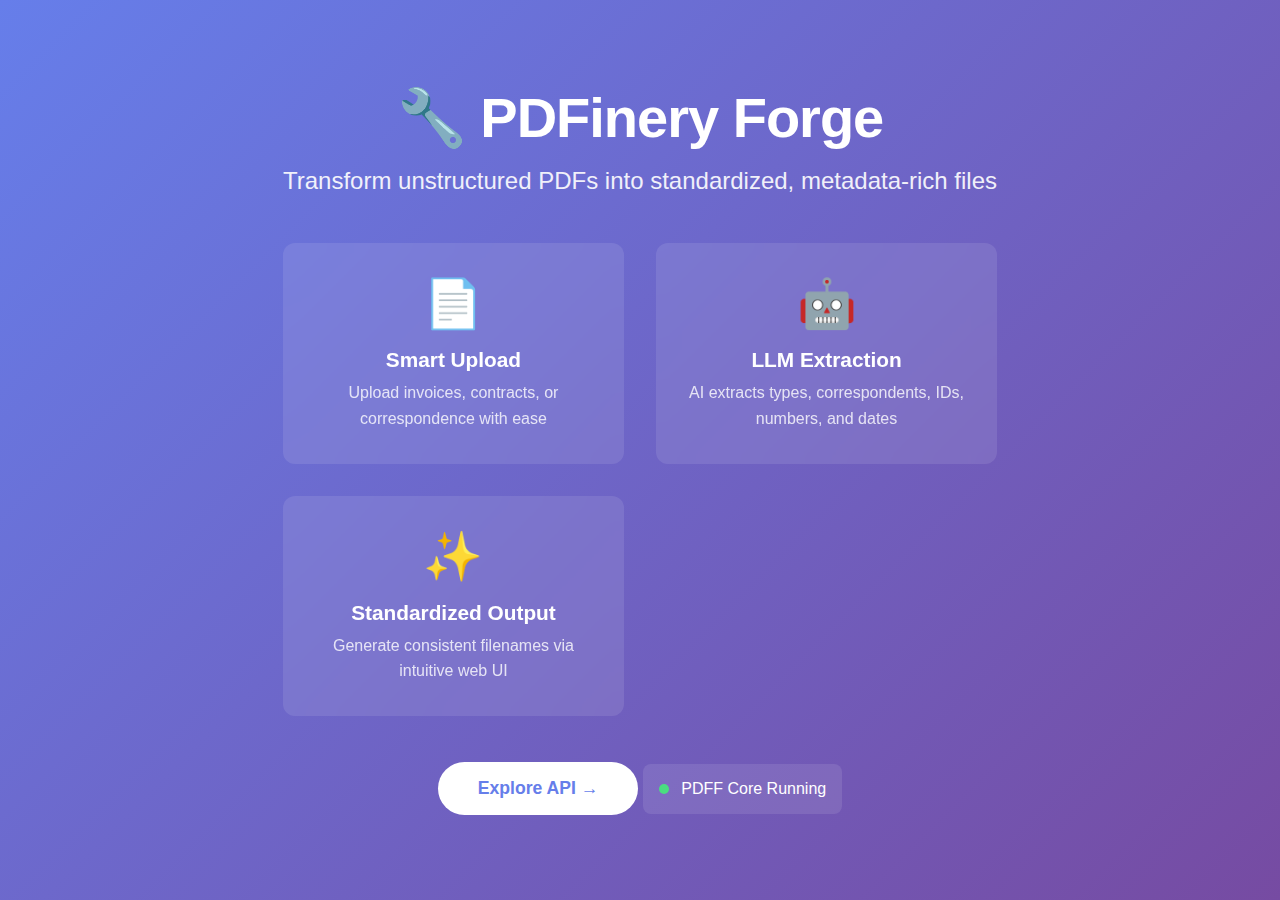
<file: pdff-core/app/pages/templates/index.html>
<!DOCTYPE html>
<html lang="de">
<head>
    <meta charset="UTF-8">
    <meta name="viewport" content="width=device-width, initial-scale=1.0">
    <title>PDFinery Forge - PDF Transformation Engine</title>
    <style>
        * {
            margin: 0;
            padding: 0;
            box-sizing: border-box;
        }

        body {
            font-family: -apple-system, BlinkMacSystemFont, 'Segoe UI', Roboto, Oxygen, Ubuntu, Cantarell, sans-serif;
            background: linear-gradient(135deg, #667eea 0%, #764ba2 100%);
            min-height: 100vh;
            display: flex;
            align-items: center;
            justify-content: center;
            color: #fff;
        }

        .container {
            max-width: 1200px;
            padding: 2rem;
            text-align: center;
        }

        h1 {
            font-size: 3.5rem;
            margin-bottom: 1rem;
            font-weight: 700;
            letter-spacing: -1px;
        }

        .tagline {
            font-size: 1.5rem;
            margin-bottom: 3rem;
            opacity: 0.9;
        }

        .features {
            display: grid;
            grid-template-columns: repeat(auto-fit, minmax(250px, 1fr));
            gap: 2rem;
            margin-top: 3rem;
        }

        .feature {
            background: rgba(255, 255, 255, 0.1);
            backdrop-filter: blur(10px);
            border-radius: 12px;
            padding: 2rem;
            transition: transform 0.3s ease;
        }

        .feature:hover {
            transform: translateY(-5px);
        }

        .feature-icon {
            font-size: 3rem;
            margin-bottom: 1rem;
        }

        .feature h3 {
            font-size: 1.3rem;
            margin-bottom: 0.5rem;
        }

        .feature p {
            opacity: 0.8;
            line-height: 1.6;
        }

        .cta-button {
            display: inline-block;
            margin-top: 2rem;
            padding: 1rem 2.5rem;
            background: #fff;
            color: #667eea;
            text-decoration: none;
            border-radius: 50px;
            font-weight: 600;
            font-size: 1.1rem;
            transition: all 0.3s ease;
        }

        .cta-button:hover {
            transform: scale(1.05);
            box-shadow: 0 10px 30px rgba(0, 0, 0, 0.2);
        }

        .status {
            margin-top: 3rem;
            padding: 1rem;
            background: rgba(255, 255, 255, 0.1);
            border-radius: 8px;
            display: inline-block;
        }

        .status-dot {
            display: inline-block;
            width: 10px;
            height: 10px;
            background: #4ade80;
            border-radius: 50%;
            margin-right: 0.5rem;
            animation: pulse 2s infinite;
        }

        @keyframes pulse {
            0%, 100% { opacity: 1; }
            50% { opacity: 0.5; }
        }
    </style>
</head>
<body>
    <div class="container">
        <h1>🔧 PDFinery Forge</h1>
        <p class="tagline">Transform unstructured PDFs into standardized, metadata-rich files</p>

        <div class="features">
            <div class="feature">
                <div class="feature-icon">📄</div>
                <h3>Smart Upload</h3>
                <p>Upload invoices, contracts, or correspondence with ease</p>
            </div>
            <div class="feature">
                <div class="feature-icon">🤖</div>
                <h3>LLM Extraction</h3>
                <p>AI extracts types, correspondents, IDs, numbers, and dates</p>
            </div>
            <div class="feature">
                <div class="feature-icon">✨</div>
                <h3>Standardized Output</h3>
                <p>Generate consistent filenames via intuitive web UI</p>
            </div>
        </div>

        <a href="/api/docs" class="cta-button">Explore API →</a>

        <div class="status">
            <span class="status-dot"></span>
            <span>PDFF Core Running</span>
        </div>
    </div>
</body>
</html>
</file>
